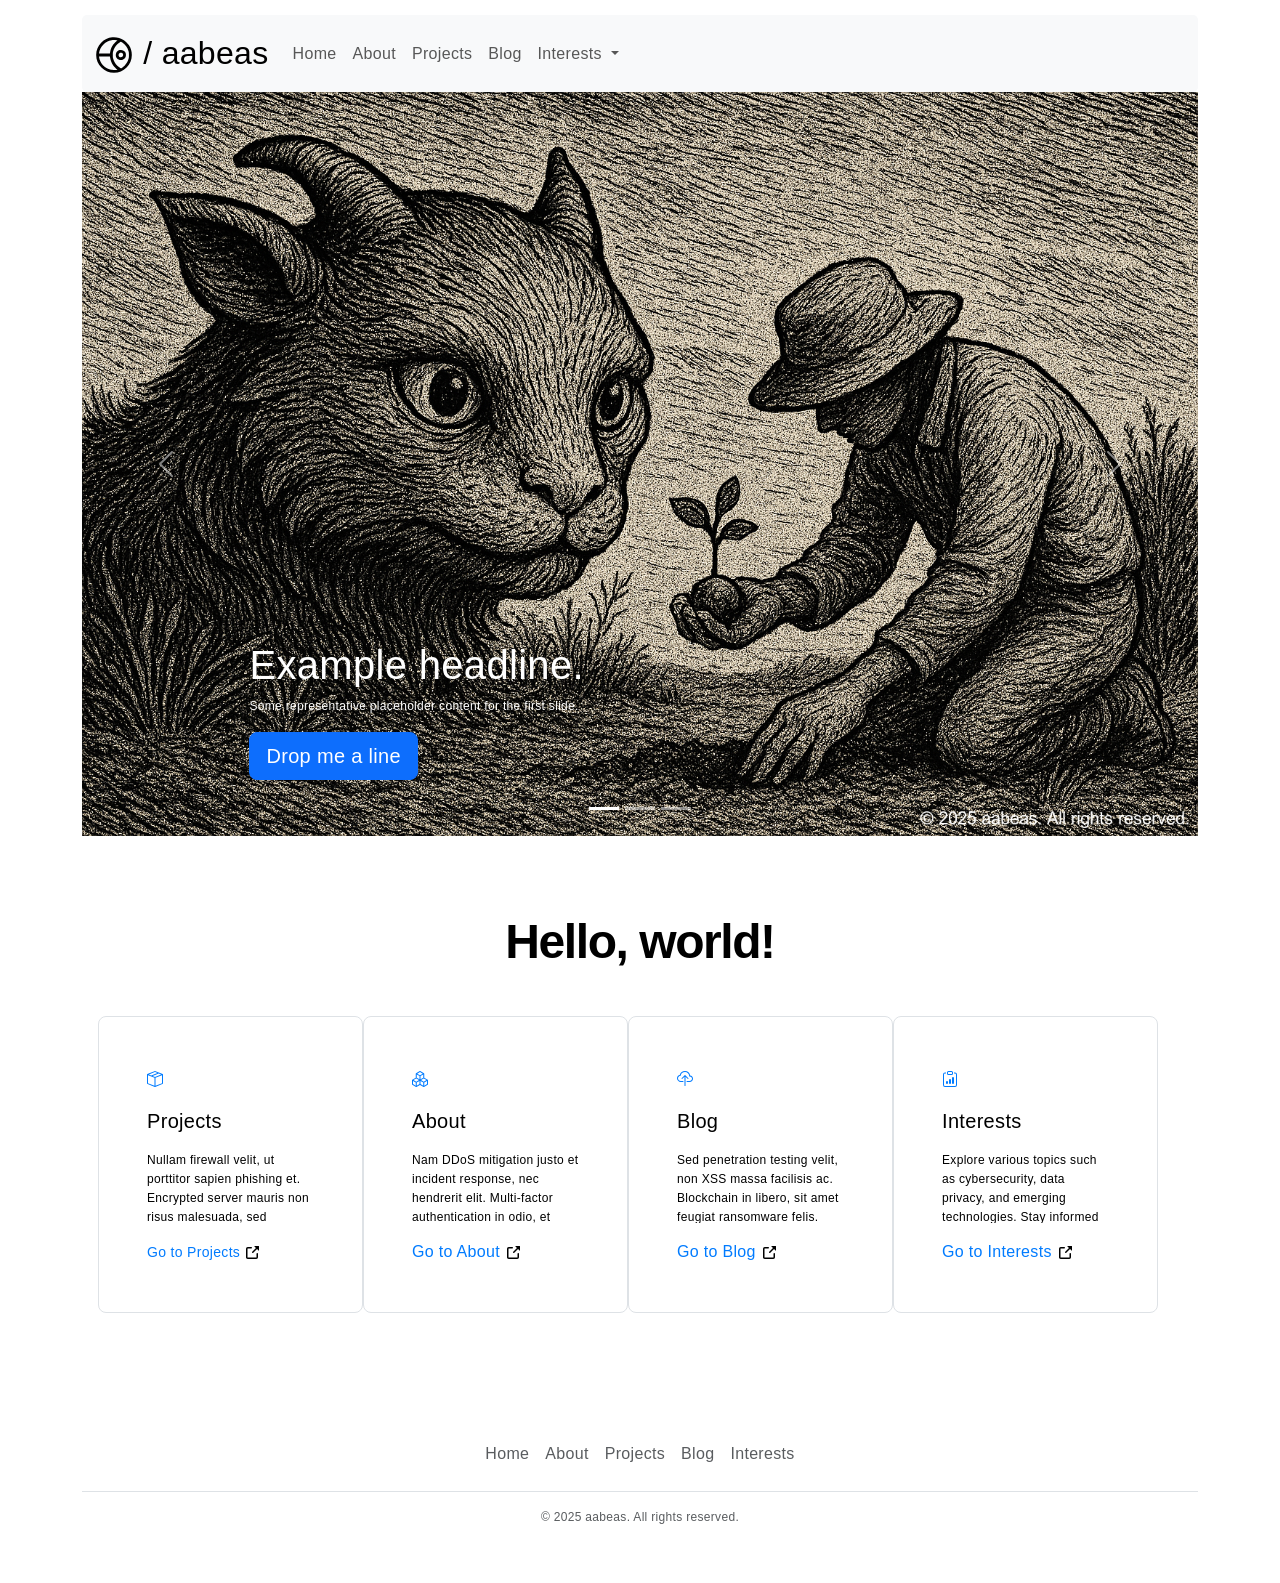
<file: index.html>
<!DOCTYPE html>
<html lang="en-us">
  <head>
    <meta charset="UTF-8" />
    <meta name="viewport" content="width=device-width, initial-scale=1.0" />
    <title>home</title>
    <link
      href="https://cdn.jsdelivr.net/npm/bootstrap@5.3.3/dist/css/bootstrap.min.css"
      rel="stylesheet"
      integrity="sha384-QWTKZyjpPEjISv5WaRU9OFeRpok6YctnYmDr5pNlyT2bRjXh0JMhjY6hW+ALEwIH"
      crossorigin="anonymous"
    />
    <script src="/javascript/partials-loader.js"></script>
    <link rel="stylesheet" href="assets/css/custom.css" />
    <link rel="icon" href="/favicon.ico" type="image/x-icon" />
    <link
      rel="apple-touch-icon"
      sizes="180x180"
      href="assets/brand/apple-touch-icon.png"
    />
    <link
      rel="icon"
      type="image/png"
      sizes="32x32"
      href="assets/brand/favicon-32x32.png"
    />
    <link
      rel="icon"
      type="image/png"
      sizes="16x16"
      href="assets/brand/favicon-16x16.png"
    />
    <link rel="manifest" href="/site.webmanifest" />
  </head>
  <body>
    <div
      class="position-relative container-xl full-width mx-auto p-responsive-blog"
    >
      <div id="header"></div>
    </div>
    <main>
      <div class="container">
        <div id="carousel"></div>
        <section class="container-xl py-7 py-md-9 mx-auto p-responsive-home">
          <h2 class="h3-dgn mb-2 mb-md-4 text-center">Hello, world!</h2>
          <div class="d-flex flex-wrap ml-md-n4">
            <div class="col-12 col-md-6 col-lg-3 d-flex mt-4 mt-lg-6 pl-md-4">
              <div
                class="border rounded-3 color-border-subtle color-bg-default d-flex flex-column flex-items-start width-full p-5 f4-dsg color-fg-muted"
              >
                <a
                  class="icon-link width-auto d-block mb-3"
                  alt="Projects"
                  href="projects.html"
                >
                  <svg
                    xmlns="http://www.w3.org/2000/svg"
                    width="44"
                    height="44"
                    fill="currentColor"
                    class="bi bi-box-seam"
                    viewBox="0 0 16 16"
                  >
                    <path
                      d="M8.186 1.113a.5.5 0 0 0-.372 0L1.846 3.5l2.404.961L10.404 2zm3.564 1.426L5.596 5 8 5.961 14.154 3.5zm3.25 1.7-6.5 2.6v7.922l6.5-2.6V4.24zM7.5 14.762V6.838L1 4.239v7.923zM7.443.184a1.5 1.5 0 0 1 1.114 0l7.129 2.852A.5.5 0 0 1 16 3.5v8.662a1 1 0 0 1-.629.928l-7.185 2.874a.5.5 0 0 1-.372 0L.63 13.09a1 1 0 0 1-.63-.928V3.5a.5.5 0 0 1 .314-.464z"
                    />
                  </svg>
                </a>
                <h3 class="f3-dsg text-bold mb-3">Projects</h3>
                <div class="mb-auto">
                  <p class="truncate-fixed">
                    Nullam firewall velit, ut porttitor sapien phishing et.
                    Encrypted server mauris non risus malesuada, sed malware
                    sapien vulputate praesent SOC nisi at urna tincidunt,
                    euismod IPS/IDS orci scelerisque. Integer zero-trust
                    suscipit justo, sed SIEM eros fermentum eget. VPN suscipit
                    ex in AI-driven threat detection, a tempor magna.
                  </p>
                </div>
                <div class="mt-7">
                  <a
                    href="projects.html"
                    class="text-semi-bold no-text-decoration"
                    aria-label="Go to Projects"
                  >
                    <small> Go to Projects </small>
                    <svg
                      xmlns="http://www.w3.org/2000/svg"
                      viewBox="0 0 16 16"
                      width="16"
                      height="16"
                      class="box-arrow ml-1"
                    >
                      <path
                        fill-rule="evenodd"
                        d="M10.604 1h4.146a.25.25 0 01.25.25v4.146a.25.25 0 01-.427.177L13.03 4.03 9.28 7.78a.75.75 0 01-1.06-1.06l3.75-3.75-1.543-1.543A.25.25 0 0110.604 1zM3.75 2A1.75 1.75 0 002 3.75v8.5c0 .966.784 1.75 1.75 1.75h8.5A1.75 1.75 0 0014 12.25v-3.5a.75.75 0 00-1.5 0v3.5a.25.25 0 01-.25.25h-8.5a.25.25 0 01-.25-.25v-8.5a.25.25 0 01.25-.25h3.5a.75.75 0 000-1.5h-3.5z"
                      ></path>
                    </svg>
                  </a>
                </div>
              </div>
            </div>
            <div class="col-12 col-md-6 col-lg-3 d-flex mt-4 mt-lg-6 pl-md-4">
              <div
                class="border rounded-3 color-border-subtle color-bg-default d-flex flex-column flex-items-start width-full p-5 f4-dsg color-fg-muted"
              >
                <a
                  class="icon-link width-auto d-block mb-3"
                  alt="About"
                  href="about.html"
                >
                  <svg
                    xmlns="http://www.w3.org/2000/svg"
                    width="16"
                    height="16"
                    fill="currentColor"
                    class="bi bi-boxes"
                    viewBox="0 0 16 16"
                  >
                    <path
                      d="M7.752.066a.5.5 0 0 1 .496 0l3.75 2.143a.5.5 0 0 1 .252.434v3.995l3.498 2A.5.5 0 0 1 16 9.07v4.286a.5.5 0 0 1-.252.434l-3.75 2.143a.5.5 0 0 1-.496 0l-3.502-2-3.502 2.001a.5.5 0 0 1-.496 0l-3.75-2.143A.5.5 0 0 1 0 13.357V9.071a.5.5 0 0 1 .252-.434L3.75 6.638V2.643a.5.5 0 0 1 .252-.434zM4.25 7.504 1.508 9.071l2.742 1.567 2.742-1.567zM7.5 9.933l-2.75 1.571v3.134l2.75-1.571zm1 3.134 2.75 1.571v-3.134L8.5 9.933zm.508-3.996 2.742 1.567 2.742-1.567-2.742-1.567zm2.242-2.433V3.504L8.5 5.076V8.21zM7.5 8.21V5.076L4.75 3.504v3.134zM5.258 2.643 8 4.21l2.742-1.567L8 1.076zM15 9.933l-2.75 1.571v3.134L15 13.067zM3.75 14.638v-3.134L1 9.933v3.134z"
                    />
                  </svg>
                </a>
                <h3 class="f3-dsg text-bold mb-3">About</h3>
                <div class="mb-auto">
                  <p class="truncate-fixed">
                    Nam DDoS mitigation justo et incident response, nec
                    hendrerit elit. Multi-factor authentication in odio, et
                    facilisis sapien scelerisque nec Donec hashing algorithm
                    ligula, ut suscipit nisl euismod at. Integer tincidunt OWASP
                    Top 10 dictum augue elementum.
                  </p>
                </div>
                <div class="mt-7">
                  <a
                    href="about.html"
                    class="text-semi-bold no-text-decoration"
                    aria-label="Go to About"
                  >
                    Go to About
                    <svg
                      xmlns="http://www.w3.org/2000/svg"
                      viewBox="0 0 16 16"
                      width="16"
                      height="16"
                      class="box-arrow ml-1"
                    >
                      <path
                        fill-rule="evenodd"
                        d="M10.604 1h4.146a.25.25 0 01.25.25v4.146a.25.25 0 01-.427.177L13.03 4.03 9.28 7.78a.75.75 0 01-1.06-1.06l3.75-3.75-1.543-1.543A.25.25 0 0110.604 1zM3.75 2A1.75 1.75 0 002 3.75v8.5c0 .966.784 1.75 1.75 1.75h8.5A1.75 1.75 0 0014 12.25v-3.5a.75.75 0 00-1.5 0v3.5a.25.25 0 01-.25.25h-8.5a.25.25 0 01-.25-.25v-8.5a.25.25 0 01.25-.25h3.5a.75.75 0 000-1.5h-3.5z"
                      ></path>
                    </svg>
                  </a>
                </div>
              </div>
            </div>
            <div class="col-12 col-md-6 col-lg-3 d-flex mt-4 mt-lg-6 pl-md-4">
              <div
                class="border rounded-3 color-border-subtle color-bg-default d-flex flex-column flex-items-start width-full p-5 f4-dsg color-fg-muted"
              >
                <a
                  class="icon-link width-auto d-block mb-3"
                  alt="Blog"
                  href="blog.html"
                >
                  <svg
                    xmlns="http://www.w3.org/2000/svg"
                    width="16"
                    height="16"
                    fill="currentColor"
                    class="bi bi-cloud-upload"
                    viewBox="0 0 16 16"
                  >
                    <path
                      fill-rule="evenodd"
                      d="M4.406 1.342A5.53 5.53 0 0 1 8 0c2.69 0 4.923 2 5.166 4.579C14.758 4.804 16 6.137 16 7.773 16 9.569 14.502 11 12.687 11H10a.5.5 0 0 1 0-1h2.688C13.979 10 15 8.988 15 7.773c0-1.216-1.02-2.228-2.313-2.228h-.5v-.5C12.188 2.825 10.328 1 8 1a4.53 4.53 0 0 0-2.941 1.1c-.757.652-1.153 1.438-1.153 2.055v.448l-.445.049C2.064 4.805 1 5.952 1 7.318 1 8.785 2.23 10 3.781 10H6a.5.5 0 0 1 0 1H3.781C1.708 11 0 9.366 0 7.318c0-1.763 1.266-3.223 2.942-3.593.143-.863.698-1.723 1.464-2.383"
                    />
                    <path
                      fill-rule="evenodd"
                      d="M7.646 4.146a.5.5 0 0 1 .708 0l3 3a.5.5 0 0 1-.708.708L8.5 5.707V14.5a.5.5 0 0 1-1 0V5.707L5.354 7.854a.5.5 0 1 1-.708-.708z"
                    />
                  </svg>
                </a>
                <h3 class="f3-dsg text-bold mb-3">Blog</h3>
                <div class="mb-auto">
                  <p class="truncate-fixed">
                    Sed penetration testing velit, non XSS massa facilisis ac.
                    Blockchain in libero, sit amet feugiat ransomware felis.
                    Nunc EPP vs XDR dictum magna a metus interdum, ut commodo
                    orci SIEM logs.
                  </p>
                </div>
                <div class="mt-7">
                  <a
                    href="blog.html"
                    class="text-semi-bold no-text-decoration"
                    aria-label="Go to Blog"
                  >
                    Go to Blog
                    <svg
                      xmlns="http://www.w3.org/2000/svg"
                      viewBox="0 0 16 16"
                      width="16"
                      height="16"
                      class="box-arrow ml-1"
                    >
                      <path
                        fill-rule="evenodd"
                        d="M10.604 1h4.146a.25.25 0 01.25.25v4.146a.25.25 0 01-.427.177L13.03 4.03 9.28 7.78a.75.75 0 01-1.06-1.06l3.75-3.75-1.543-1.543A.25.25 0 0110.604 1zM3.75 2A1.75 1.75 0 002 3.75v8.5c0 .966.784 1.75 1.75 1.75h8.5A1.75 1.75 0 0014 12.25v-3.5a.75.75 0 00-1.5 0v3.5a.25.25 0 01-.25.25h-8.5a.25.25 0 01-.25-.25v-8.5a.25.25 0 01.25-.25h3.5a.75.75 0 000-1.5h-3.5z"
                      ></path>
                    </svg>
                  </a>
                </div>
              </div>
            </div>
            <div class="col-12 col-md-6 col-lg-3 d-flex mt-4 mt-lg-6 pl-md-4">
              <div
                class="border rounded-3 color-border-subtle color-bg-default d-flex flex-column flex-items-start width-full p-5 f4-dsg color-fg-muted"
              >
                <a
                  class="icon-link width-auto d-block mb-3"
                  alt="Interests"
                  href="interests.html"
                >
                  <svg
                    xmlns="http://www.w3.org/2000/svg"
                    width="16"
                    height="16"
                    fill="currentColor"
                    class="bi bi-clipboard-data"
                    viewBox="0 0 16 16"
                  >
                    <path
                      d="M4 11a1 1 0 1 1 2 0v1a1 1 0 1 1-2 0zm6-4a1 1 0 1 1 2 0v5a1 1 0 1 1-2 0zM7 9a1 1 0 0 1 2 0v3a1 1 0 1 1-2 0z"
                    />
                    <path
                      d="M4 1.5H3a2 2 0 0 0-2 2V14a2 2 0 0 0 2 2h10a2 2 0 0 0 2-2V3.5a2 2 0 0 0-2-2h-1v1h1a1 1 0 0 1 1 1V14a1 1 0 0 1-1 1H3a1 1 0 0 1-1-1V3.5a1 1 0 0 1 1-1h1z"
                    />
                    <path
                      d="M9.5 1a.5.5 0 0 1 .5.5v1a.5.5 0 0 1-.5.5h-3a.5.5 0 0 1-.5-.5v-1a.5.5 0 0 1 .5-.5zm-3-1A1.5 1.5 0 0 0 5 1.5v1A1.5 1.5 0 0 0 6.5 4h3A1.5 1.5 0 0 0 11 2.5v-1A1.5 1.5 0 0 0 9.5 0z"
                    />
                  </svg>
                </a>
                <h3 class="f3-dsg text-bold mb-3">Interests</h3>
                <div class="mb-auto">
                  <p class="truncate-fixed">
                    Explore various topics such as cybersecurity, data privacy,
                    and emerging technologies. Stay informed about the latest
                    trends and advancements shaping the digital world.
                  </p>
                </div>
                <div class="mt-7">
                  <a
                    href="interests.html"
                    class="text-semi-bold no-text-decoration"
                    aria-label="Go to Interests"
                  >
                    Go to Interests
                    <svg
                      xmlns="http://www.w3.org/2000/svg"
                      viewBox="0 0 16 16"
                      width="16"
                      height="16"
                      class="box-arrow ml-1"
                    >
                      <path
                        fill-rule="evenodd"
                        d="M10.604 1h4.146a.25.25 0 01.25.25v4.146a.25.25 0 01-.427.177L13.03 4.03 9.28 7.78a.75.75 0 01-1.06-1.06l3.75-3.75-1.543-1.543A.25.25 0 0110.604 1zM3.75 2A1.75 1.75 0 002 3.75v8.5c0 .966.784 1.75 1.75 1.75h8.5A1.75 1.75 0 0014 12.25v-3.5a.75.75 0 00-1.5 0v3.5a.25.25 0 01-.25.25h-8.5a.25.25 0 01-.25-.25v-8.5a.25.25 0 01.25-.25h3.5a.75.75 0 000-1.5h-3.5z"
                      ></path>
                    </svg>
                  </a>
                </div>
              </div>
            </div>
          </div>
        </section>
      </div>
    </main>
    <div class="container">
      <div id="footer"></div>
    </div>
    <script
      src="https://cdn.jsdelivr.net/npm/bootstrap@5.3.3/dist/js/bootstrap.bundle.min.js"
      integrity="sha384-YvpcrYf0tY3lHB60NNkmXc5s9fDVZLESaAA55NDzOxhy9GkcIdslK1eN7N6jIeHz"
      crossorigin="anonymous"
    ></script>
  </body>
</html>
</file>
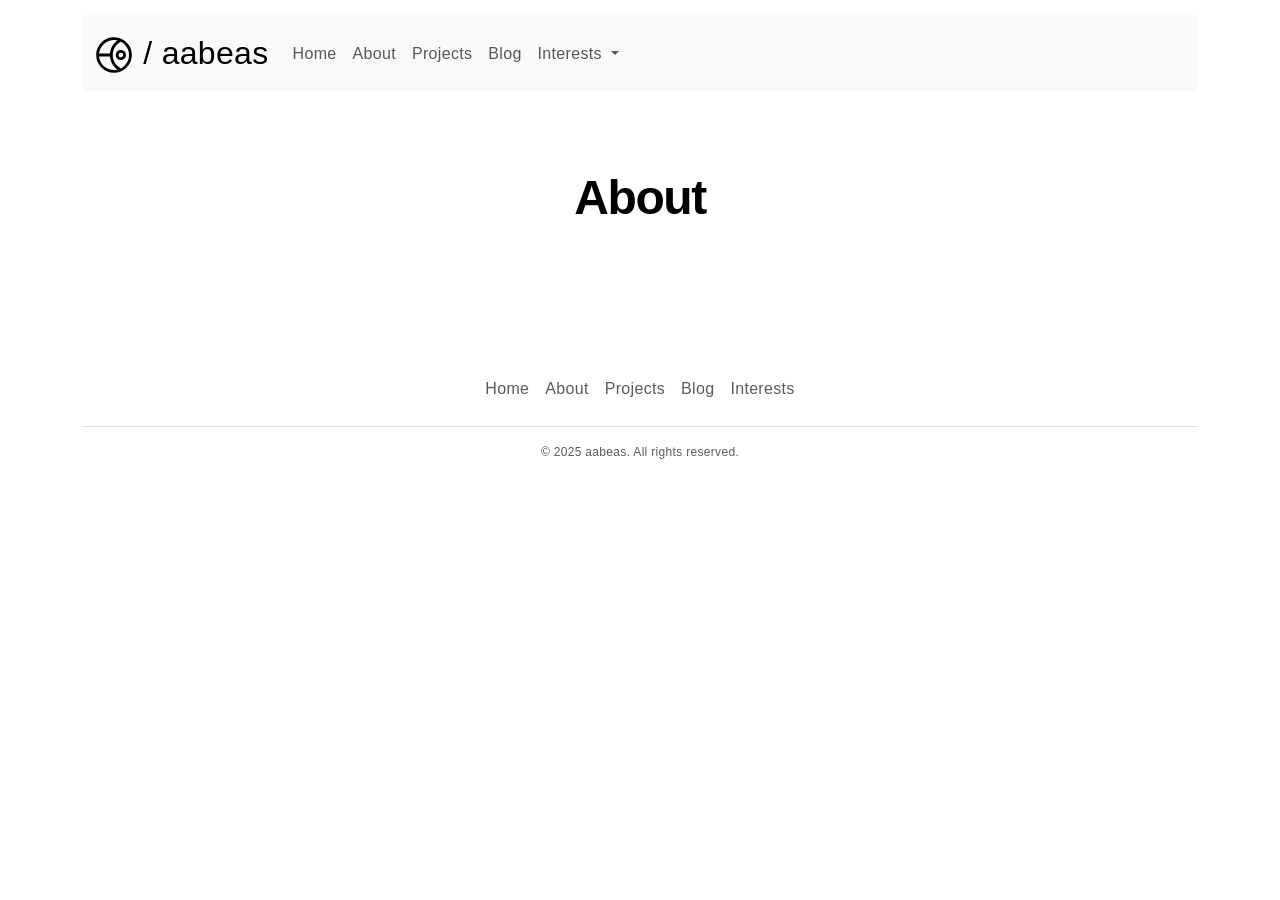
<file: about.html>
<!DOCTYPE html>
<html lang="en-us">
  <head>
    <meta charset="UTF-8" />
    <meta name="viewport" content="width=device-width, initial-scale=1.0" />
    <title>About</title>
    <link
      href="https://cdn.jsdelivr.net/npm/bootstrap@5.3.3/dist/css/bootstrap.min.css"
      rel="stylesheet"
      integrity="sha384-QWTKZyjpPEjISv5WaRU9OFeRpok6YctnYmDr5pNlyT2bRjXh0JMhjY6hW+ALEwIH"
      crossorigin="anonymous"
    />
    <script src="/javascript/partials-loader.js"></script>
    <link rel="stylesheet" href="assets/css/custom.css" />
    <link rel="icon" href="/favicon.ico" type="image/x-icon" />
    <link
      rel="apple-touch-icon"
      sizes="180x180"
      href="assets/brand/apple-touch-icon.png"
    />
    <link
      rel="icon"
      type="image/png"
      sizes="32x32"
      href="assets/brand/favicon-32x32.png"
    />
    <link
      rel="icon"
      type="image/png"
      sizes="16x16"
      href="assets/brand/favicon-16x16.png"
    />
    <link rel="manifest" href="/site.webmanifest" />
  </head>
  <body>
    <div
      class="position-relative container-xl full-width mx-auto p-responsive-blog"
    >
      <div id="header"></div>
    </div>
    <main>
      <div class="container">
        <section class="container-xl py-7 py-md-9 mx-auto p-responsive-home">
          <h2 class="h3-dgn mb-2 mb-md-4 text-center">About</h2>
        </section>
      </div>
    </main>
    <div class="container">
      <div id="footer"></div>
    </div>
    <script
      src="https://cdn.jsdelivr.net/npm/bootstrap@5.3.3/dist/js/bootstrap.bundle.min.js"
      integrity="sha384-YvpcrYf0tY3lHB60NNkmXc5s9fDVZLESaAA55NDzOxhy9GkcIdslK1eN7N6jIeHz"
      crossorigin="anonymous"
    ></script>
  </body>
</html>
</file>
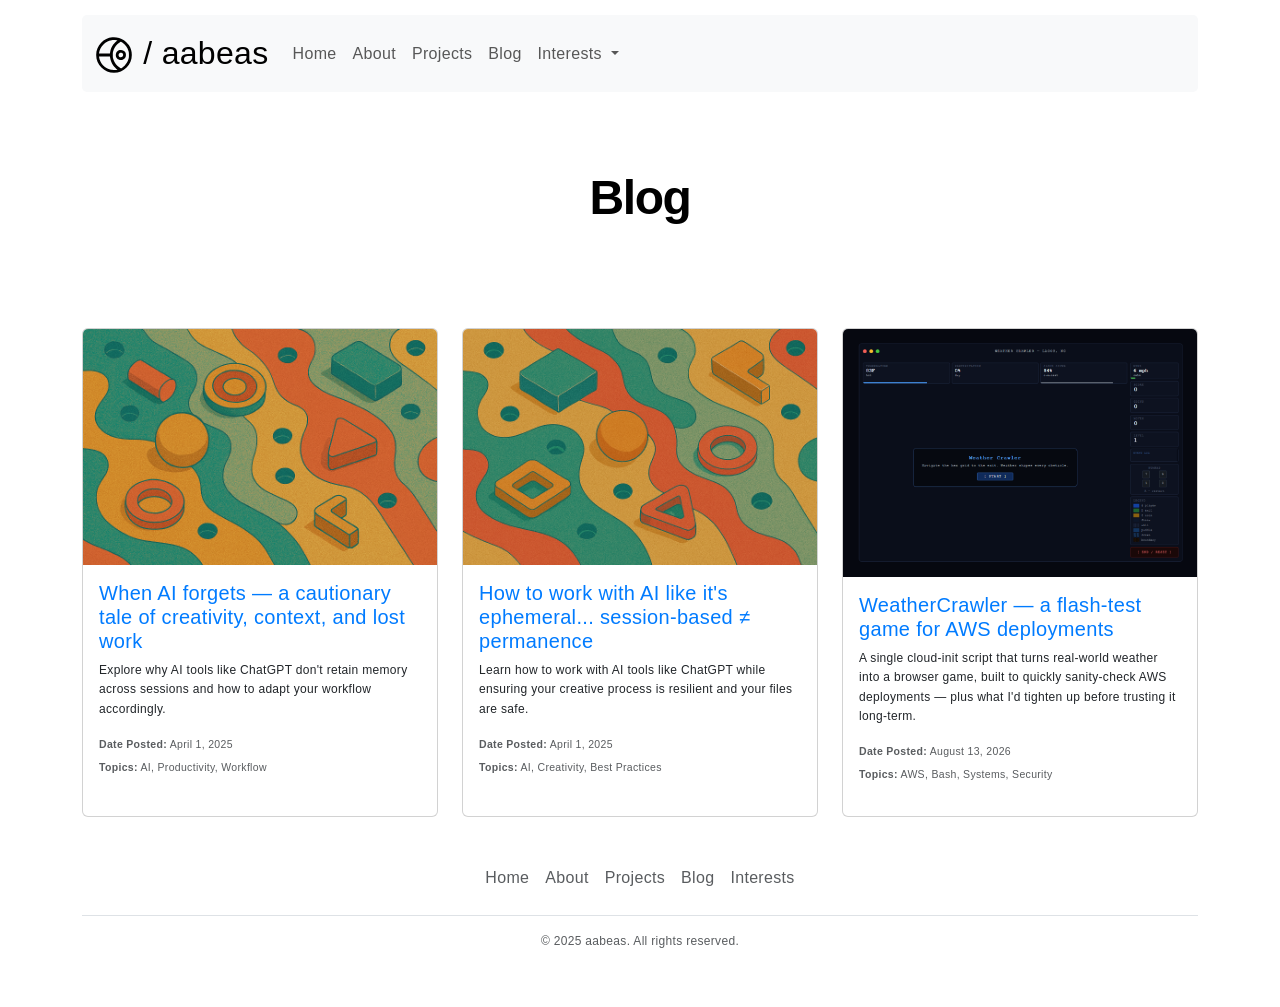
<file: blog.html>
<!DOCTYPE html>
<html lang="en-us">
  <head>
    <meta charset="UTF-8" />
    <meta name="viewport" content="width=device-width, initial-scale=1.0" />
    <title>Blog</title>
    <link
      href="https://cdn.jsdelivr.net/npm/bootstrap@5.3.3/dist/css/bootstrap.min.css"
      rel="stylesheet"
      integrity="sha384-QWTKZyjpPEjISv5WaRU9OFeRpok6YctnYmDr5pNlyT2bRjXh0JMhjY6hW+ALEwIH"
      crossorigin="anonymous"
    />
    <script src="/javascript/partials-loader.js"></script>
    <link rel="stylesheet" href="assets/css/custom.css" />
    <link rel="icon" href="/favicon.ico" type="image/x-icon" />
    <link
      rel="apple-touch-icon"
      sizes="180x180"
      href="assets/brand/apple-touch-icon.png"
    />
    <link
      rel="icon"
      type="image/png"
      sizes="32x32"
      href="assets/brand/favicon-32x32.png"
    />
    <link
      rel="icon"
      type="image/png"
      sizes="16x16"
      href="assets/brand/favicon-16x16.png"
    />
    <link rel="manifest" href="/site.webmanifest" />
  </head>
  <body>
    <div
      class="position-relative container-xl full-width mx-auto p-responsive-blog"
    >
      <div id="header"></div>
    </div>
    <div class="container">
      <div class="container-xl py-7 py-md-9 mx-auto p-responsive-home">
        <h2 class="h3-dgn mb-2 mb-md-4 text-center">Blog</h2>
      </div>
    </div>
    <main>
      <div class="container">
        <section class="row row-cols-1 row-cols-md-2 row-cols-lg-3 g-4">
          <!-- Blog Post 1 -->
          <div class="col">
            <div class="card h-100">
              <img
                src="assets/images/Post-Header-01.PNG"
                class="card-img-top"
                alt="Blog Post Image 01"
              />
              <div class="card-body">
                <h5 class="card-title">
                  <a href="posts/ai-forgets.html" class="text-decoration-none">
                    When AI forgets — a cautionary tale of creativity, context,
                    and lost work
                  </a>
                </h5>
                <p class="card-text">
                  Explore why AI tools like ChatGPT don't retain memory across
                  sessions and how to adapt your workflow accordingly.
                </p>
                <p class="text-muted mb-1">
                  <small><strong>Date Posted:</strong> April 1, 2025</small>
                </p>
                <p class="text-muted">
                  <small
                    ><strong>Topics:</strong> AI, Productivity, Workflow</small
                  >
                </p>
              </div>
            </div>
          </div>

          <!-- Blog Post 2 -->
          <div class="col">
            <div class="card h-100">
              <img
                src="assets/images/Post-Header-02.PNG"
                class="card-img-top"
                alt="Blog Post Image 02"
              />
              <div class="card-body">
                <h5 class="card-title">
                  <a
                    href="posts/working-with-ai-ephemeral.html"
                    class="text-decoration-none"
                  >
                    How to work with AI like it's ephemeral... session-based ≠
                    permanence
                  </a>
                </h5>
                <p class="card-text">
                  Learn how to work with AI tools like ChatGPT while ensuring
                  your creative process is resilient and your files are safe.
                </p>
                <p class="text-muted mb-1">
                  <small><strong>Date Posted:</strong> April 1, 2025</small>
                </p>
                <p class="text-muted">
                  <small
                    ><strong>Topics:</strong> AI, Creativity, Best
                    Practices</small
                  >
                </p>
              </div>
            </div>
          </div>

          <!-- Blog Post 3 -->
          <div class="col">
            <div class="card h-100">
              <img
                src="assets/images/Post-Header-03.PNG"
                class="card-img-top"
                alt="Blog Post Image 03"
              />
              <div class="card-body">
                <h5 class="card-title">
                  <a
                    href="posts/weathercrawler-aws-flash-page.html"
                    class="text-decoration-none"
                  >
                    WeatherCrawler — a flash-test game for AWS deployments
                  </a>
                </h5>
                <p class="card-text">
                  A single cloud-init script that turns real-world weather
                  into a browser game, built to quickly sanity-check AWS
                  deployments — plus what I'd tighten up before trusting it
                  long-term.
                </p>
                <p class="text-muted mb-1">
                  <small
                    ><strong>Date Posted:</strong> August 13, 2026</small
                  >
                </p>
                <p class="text-muted">
                  <small
                    ><strong>Topics:</strong> AWS, Bash, Systems,
                    Security</small
                  >
                </p>
              </div>
            </div>
          </div>
        </section>
      </div>
    </main>
    <div class="container">
      <div id="footer"></div>
    </div>
    <script
      src="https://cdn.jsdelivr.net/npm/bootstrap@5.3.3/dist/js/bootstrap.bundle.min.js"
      integrity="sha384-YvpcrYf0tY3lHB60NNkmXc5s9fDVZLESaAA55NDzOxhy9GkcIdslK1eN7N6jIeHz"
      crossorigin="anonymous"
    ></script>
  </body>
</html>
</file>
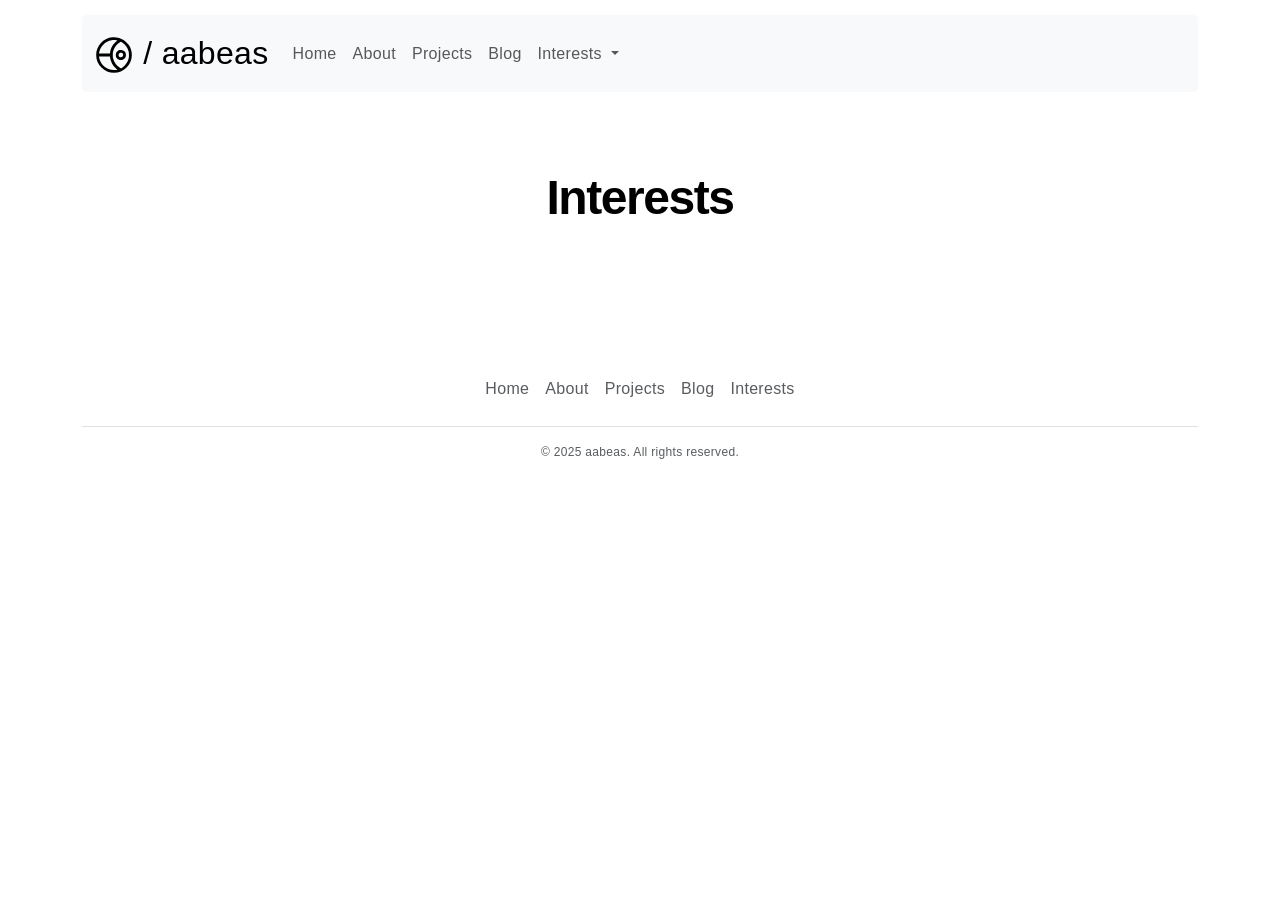
<file: interests.html>
<!DOCTYPE html>
<html lang="en-us">
  <head>
    <meta charset="UTF-8" />
    <meta name="viewport" content="width=device-width, initial-scale=1.0" />
    <title>Blog</title>
    <link
      href="https://cdn.jsdelivr.net/npm/bootstrap@5.3.3/dist/css/bootstrap.min.css"
      rel="stylesheet"
      integrity="sha384-QWTKZyjpPEjISv5WaRU9OFeRpok6YctnYmDr5pNlyT2bRjXh0JMhjY6hW+ALEwIH"
      crossorigin="anonymous"
    />
    <script src="/javascript/partials-loader.js"></script>
    <link rel="stylesheet" href="assets/css/custom.css" />
    <link rel="icon" href="/favicon.ico" type="image/x-icon" />
    <link
      rel="apple-touch-icon"
      sizes="180x180"
      href="assets/brand/apple-touch-icon.png"
    />
    <link
      rel="icon"
      type="image/png"
      sizes="32x32"
      href="assets/brand/favicon-32x32.png"
    />
    <link
      rel="icon"
      type="image/png"
      sizes="16x16"
      href="assets/brand/favicon-16x16.png"
    />
    <link rel="manifest" href="/site.webmanifest" />
  </head>
  <body>
    <div
      class="position-relative container-xl full-width mx-auto p-responsive-blog"
    >
      <div id="header"></div>
    </div>
    <main>
      <div class="container">
        <section class="container-xl py-7 py-md-9 mx-auto p-responsive-home">
          <h2 class="h3-dgn mb-2 mb-md-4 text-center">Interests</h2>
        </section>
      </div>
    </main>
    <div class="container">
      <div id="footer"></div>
    </div>
    <script
      src="https://cdn.jsdelivr.net/npm/bootstrap@5.3.3/dist/js/bootstrap.bundle.min.js"
      integrity="sha384-YvpcrYf0tY3lHB60NNkmXc5s9fDVZLESaAA55NDzOxhy9GkcIdslK1eN7N6jIeHz"
      crossorigin="anonymous"
    ></script>
  </body>
</html>
</file>
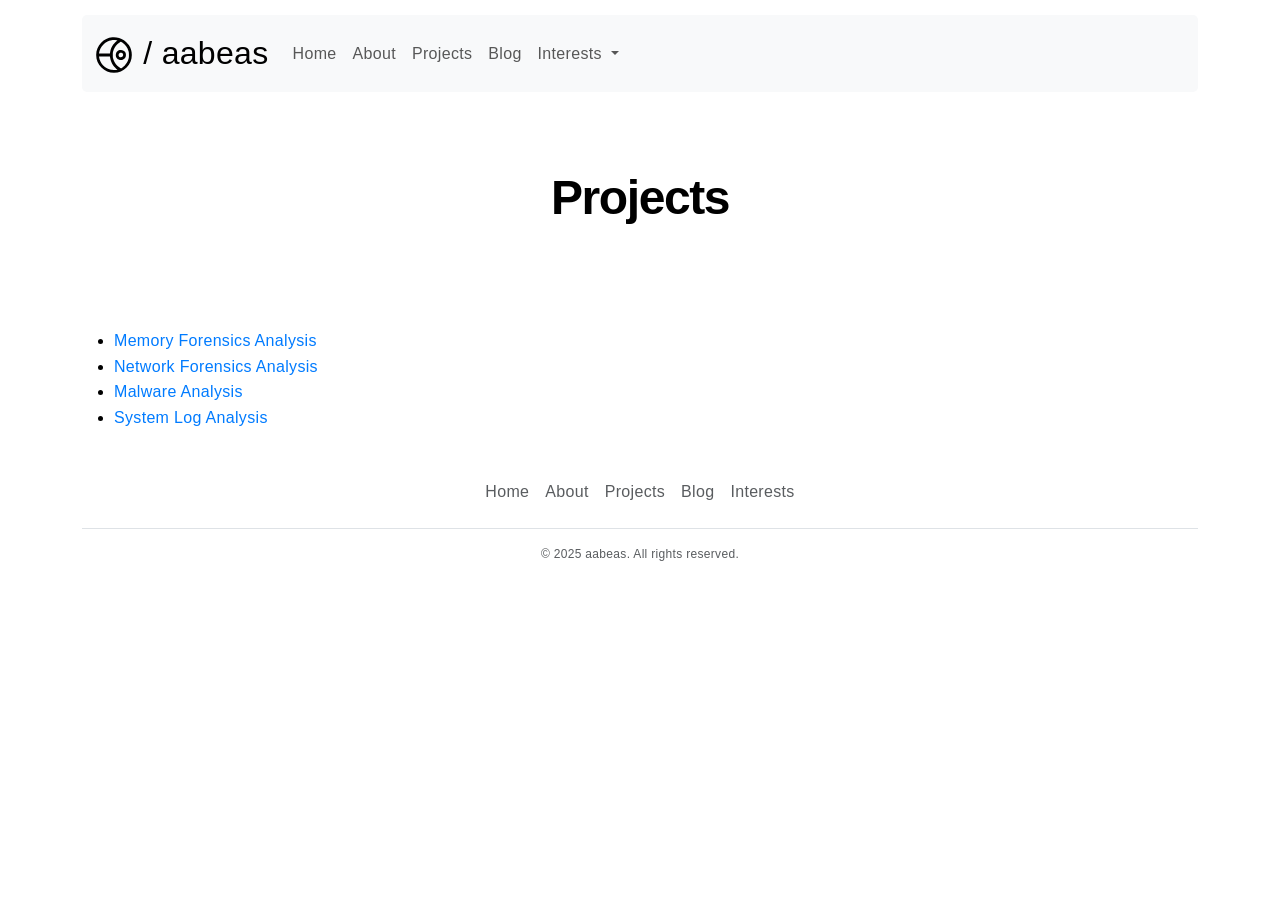
<file: projects.html>
<!DOCTYPE html>
<html lang="en-us">
  <head>
    <meta charset="UTF-8" />
    <meta name="viewport" content="width=device-width, initial-scale=1.0" />
    <title>Projects</title>
    <link
      href="https://cdn.jsdelivr.net/npm/bootstrap@5.3.3/dist/css/bootstrap.min.css"
      rel="stylesheet"
      integrity="sha384-QWTKZyjpPEjISv5WaRU9OFeRpok6YctnYmDr5pNlyT2bRjXh0JMhjY6hW+ALEwIH"
      crossorigin="anonymous"
    />
    <script src="/javascript/partials-loader.js"></script>
    <link rel="stylesheet" href="assets/css/custom.css" />
    <link rel="icon" href="/favicon.ico" type="image/x-icon" />
    <link
      rel="apple-touch-icon"
      sizes="180x180"
      href="assets/brand/apple-touch-icon.png"
    />
    <link
      rel="icon"
      type="image/png"
      sizes="32x32"
      href="assets/brand/favicon-32x32.png"
    />
    <link
      rel="icon"
      type="image/png"
      sizes="16x16"
      href="assets/brand/favicon-16x16.png"
    />
    <link rel="manifest" href="/site.webmanifest" />
  </head>
  <body>
    <div
      class="position-relative container-xl full-width mx-auto p-responsive-blog"
    >
      <div id="header"></div>
    </div>
    <main>
      <div class="container">
        <section class="container-xl py-7 py-md-9 mx-auto p-responsive-home">
          <h2 class="h3-dgn mb-2 mb-md-4 text-center">Projects</h2>
        </section>
      </div>
      <div class="container">
        <ul>
          <li><a href="memory_analysis.html">Memory Forensics Analysis</a></li>
          <li>
            <a href="network_forensics.html">Network Forensics Analysis</a>
          </li>
          <li><a href="malware_analysis.html">Malware Analysis</a></li>
          <li><a href="log_analysis.html">System Log Analysis</a></li>
        </ul>
      </div>
    </main>
    <div class="container">
      <div id="footer"></div>
    </div>
    <script
      src="https://cdn.jsdelivr.net/npm/bootstrap@5.3.3/dist/js/bootstrap.bundle.min.js"
      integrity="sha384-YvpcrYf0tY3lHB60NNkmXc5s9fDVZLESaAA55NDzOxhy9GkcIdslK1eN7N6jIeHz"
      crossorigin="anonymous"
    ></script>
  </body>
</html>
</file>
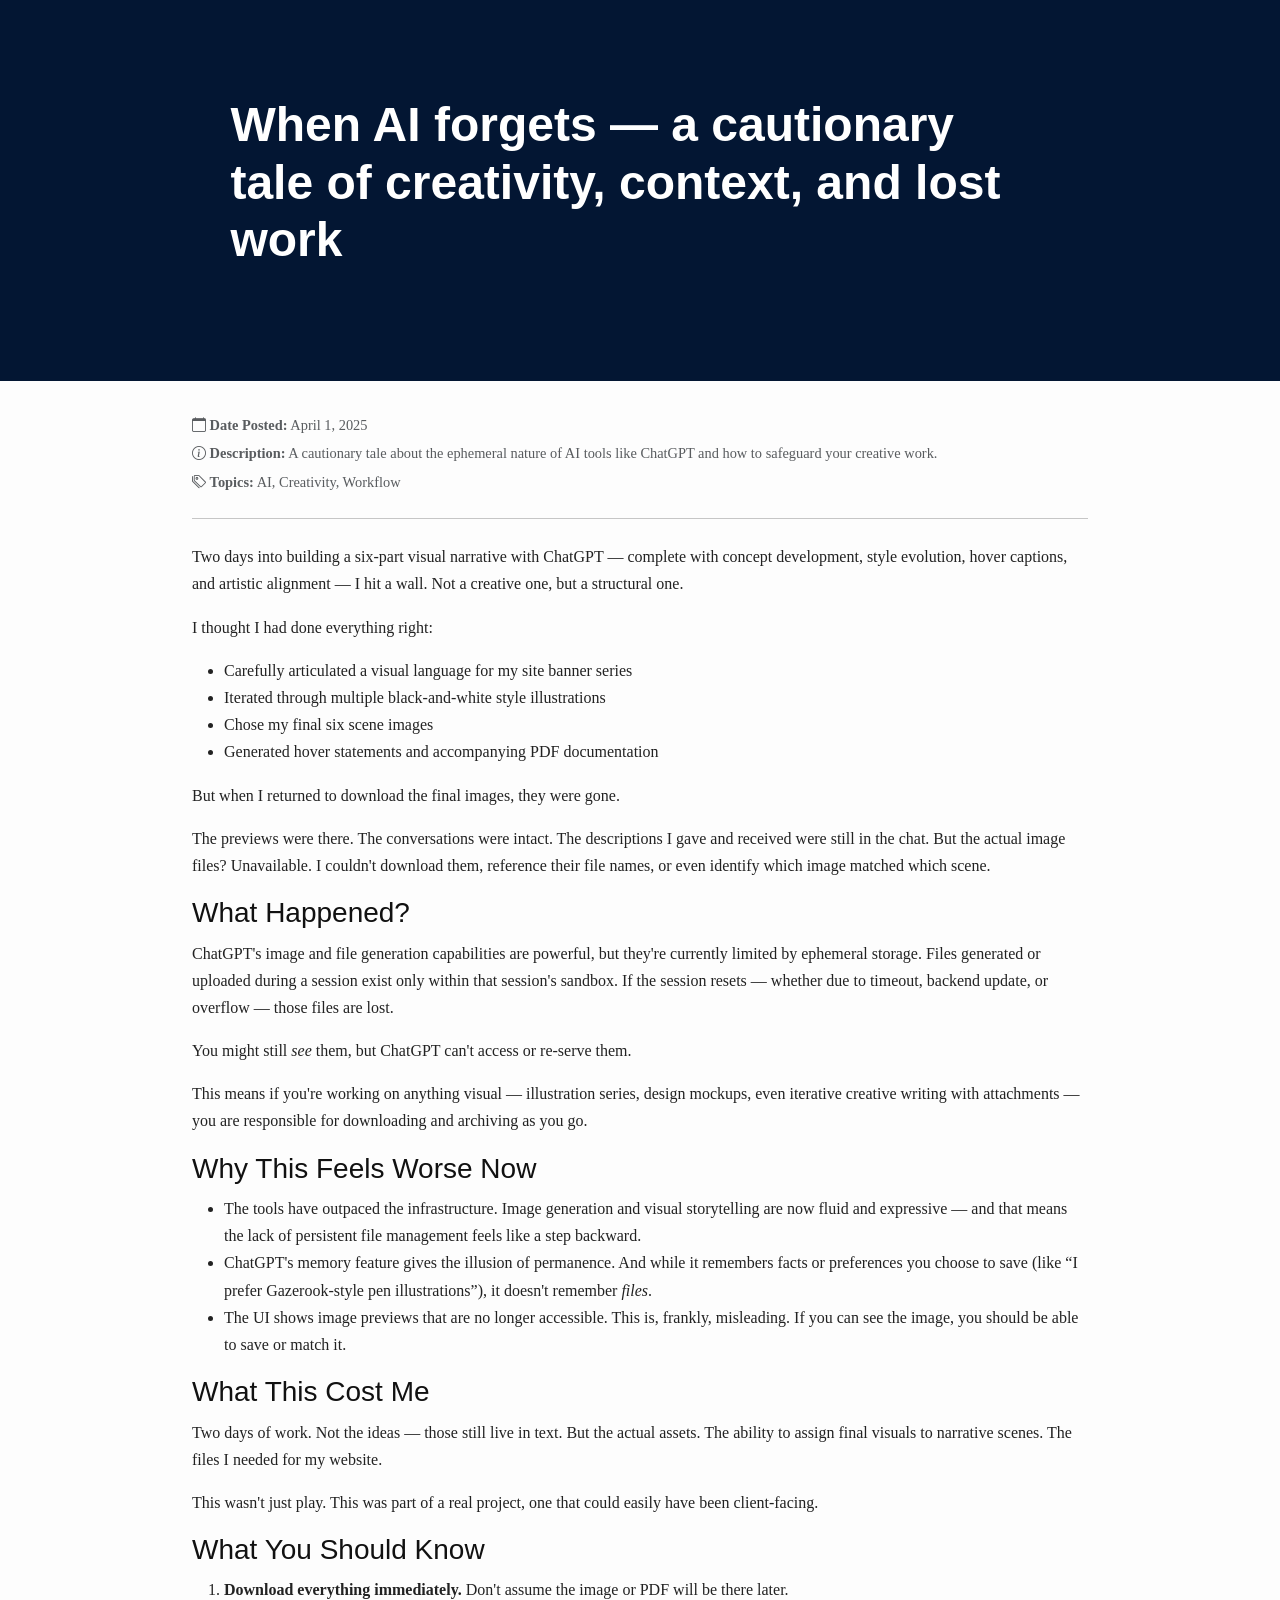
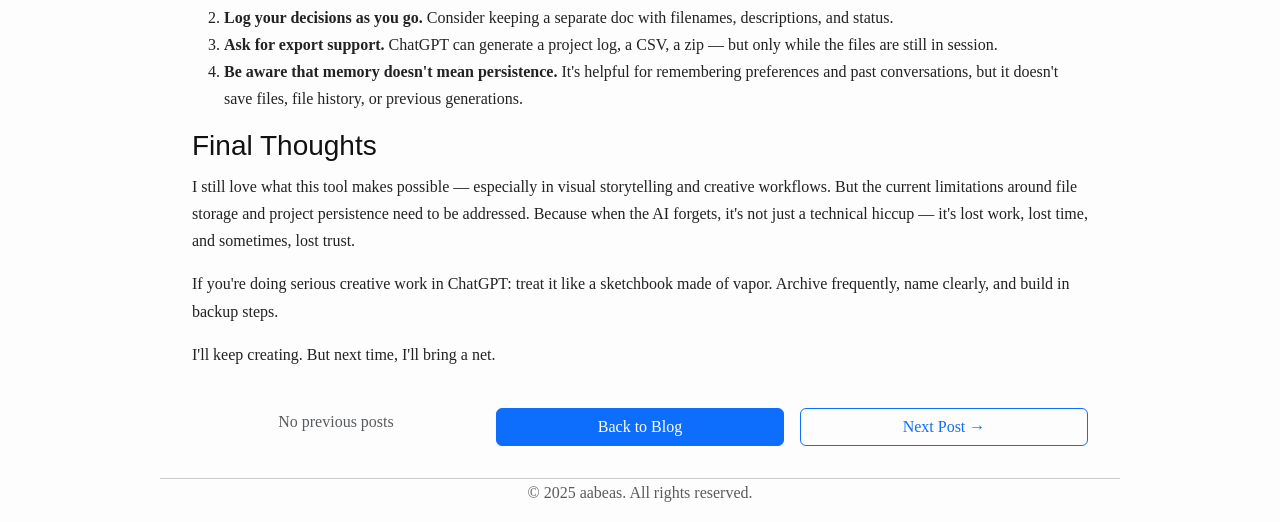
<file: posts/ai-forgets.html>
<!DOCTYPE html>
<html lang="en">
  <head>
    <meta charset="UTF-8" />
    <title>
      When AI forgets — a cautionary tale of creativity, context, and lost work
    </title>
    <link
      href="https://cdn.jsdelivr.net/npm/bootstrap@5.3.3/dist/css/bootstrap.min.css"
      rel="stylesheet"
      integrity="sha384-QWTKZyjpPEjISv5WaRU9OFeRpok6YctnYmDr5pNlyT2bRjXh0JMhjY6hW+ALEwIH"
      crossorigin="anonymous"
    />
    <link
      href="https://cdn.jsdelivr.net/npm/bootstrap-icons/font/bootstrap-icons.css"
      rel="stylesheet"
    />
    <link rel="stylesheet" href="../assets/css/post.css" />
  </head>
  <body>
    <div class="banner-title px-4 py-5">
      <div class="py-5" style="max-width: 64vw; margin: auto">
        <h1 class="display-5 fw-bold text-white mb-3">
          When AI forgets — a cautionary tale of creativity, context, and lost
          work
        </h1>
      </div>
    </div>
    <article>
      <!-- Post Info Section -->
      <div class="post-info mb-4">
        <p class="text-muted mb-1">
          <i class="bi bi-calendar"></i> <strong>Date Posted:</strong> April 1,
          2025
        </p>
        <p class="text-muted mb-1">
          <i class="bi bi-info-circle"></i> <strong>Description:</strong> A
          cautionary tale about the ephemeral nature of AI tools like ChatGPT
          and how to safeguard your creative work.
        </p>
        <p class="text-muted">
          <i class="bi bi-tags"></i> <strong>Topics:</strong> AI, Creativity,
          Workflow
        </p>
      </div>
      <hr class="my-4" />
      <!-- Post Content -->
      <p>
        Two days into building a six-part visual narrative with ChatGPT —
        complete with concept development, style evolution, hover captions, and
        artistic alignment — I hit a wall. Not a creative one, but a structural
        one.
      </p>
      <p>I thought I had done everything right:</p>
      <ul>
        <li>
          Carefully articulated a visual language for my site banner series
        </li>
        <li>Iterated through multiple black-and-white style illustrations</li>
        <li>Chose my final six scene images</li>
        <li>Generated hover statements and accompanying PDF documentation</li>
      </ul>
      <p>But when I returned to download the final images, they were gone.</p>
      <p>
        The previews were there. The conversations were intact. The descriptions
        I gave and received were still in the chat. But the actual image files?
        Unavailable. I couldn't download them, reference their file names, or
        even identify which image matched which scene.
      </p>
      <h3>What Happened?</h3>
      <p>
        ChatGPT's image and file generation capabilities are powerful, but
        they're currently limited by ephemeral storage. Files generated or
        uploaded during a session exist only within that session's sandbox. If
        the session resets — whether due to timeout, backend update, or overflow
        — those files are lost.
      </p>
      <p>
        You might still <em>see</em> them, but ChatGPT can't access or re-serve
        them.
      </p>
      <p>
        This means if you're working on anything visual — illustration series,
        design mockups, even iterative creative writing with attachments — you
        are responsible for downloading and archiving as you go.
      </p>
      <h3>Why This Feels Worse Now</h3>
      <ul>
        <li>
          The tools have outpaced the infrastructure. Image generation and
          visual storytelling are now fluid and expressive — and that means the
          lack of persistent file management feels like a step backward.
        </li>
        <li>
          ChatGPT's memory feature gives the illusion of permanence. And while
          it remembers facts or preferences you choose to save (like “I prefer
          Gazerook-style pen illustrations”), it doesn't remember
          <em>files</em>.
        </li>
        <li>
          The UI shows image previews that are no longer accessible. This is,
          frankly, misleading. If you can see the image, you should be able to
          save or match it.
        </li>
      </ul>
      <h3>What This Cost Me</h3>
      <p>
        Two days of work. Not the ideas — those still live in text. But the
        actual assets. The ability to assign final visuals to narrative scenes.
        The files I needed for my website.
      </p>
      <p>
        This wasn't just play. This was part of a real project, one that could
        easily have been client-facing.
      </p>
      <h3>What You Should Know</h3>
      <ol>
        <li>
          <strong>Download everything immediately.</strong> Don't assume the
          image or PDF will be there later.
        </li>
        <li>
          <strong>Log your decisions as you go.</strong> Consider keeping a
          separate doc with filenames, descriptions, and status.
        </li>
        <li>
          <strong>Ask for export support.</strong> ChatGPT can generate a
          project log, a CSV, a zip — but only while the files are still in
          session.
        </li>
        <li>
          <strong>Be aware that memory doesn't mean persistence.</strong> It's
          helpful for remembering preferences and past conversations, but it
          doesn't save files, file history, or previous generations.
        </li>
      </ol>
      <h3>Final Thoughts</h3>
      <p>
        I still love what this tool makes possible — especially in visual
        storytelling and creative workflows. But the current limitations around
        file storage and project persistence need to be addressed. Because when
        the AI forgets, it's not just a technical hiccup — it's lost work, lost
        time, and sometimes, lost trust.
      </p>
      <p>
        If you're doing serious creative work in ChatGPT: treat it like a
        sketchbook made of vapor. Archive frequently, name clearly, and build in
        backup steps.
      </p>
      <p>I'll keep creating. But next time, I'll bring a net.</p>
      <div class="row row-cols-1 row-cols-md-3 g-3 mt-4">
        <!-- No Previous Post -->
        <div class="col text-center">
          <span class="text-muted">No previous posts</span>
        </div>
        <!-- Back to Blog -->
        <div class="col text-center">
          <a href="../blog.html" class="btn btn-primary w-100">
            Back to Blog
          </a>
        </div>
        <!-- Next Post -->
        <div class="col text-center">
          <a
            href="working-with-ai-ephemeral.html"
            class="btn btn-outline-primary w-100"
          >
            Next Post &rarr;
          </a>
        </div>
      </div>
    </article>
    <footer>
      <p class="text-center text-body-secondary">
        &copy; 2025 aabeas. All rights reserved.
      </p>
    </footer>
    <script
      src="https://cdn.jsdelivr.net/npm/bootstrap@5.3.3/dist/js/bootstrap.bundle.min.js"
      integrity="sha384-YvpcrYf0tY3lHB60NNkmXc5s9fDVZLESaAA55NDzOxhy9GkcIdslK1eN7N6jIeHz"
      crossorigin="anonymous"
    ></script>
  </body>
</html>
</file>
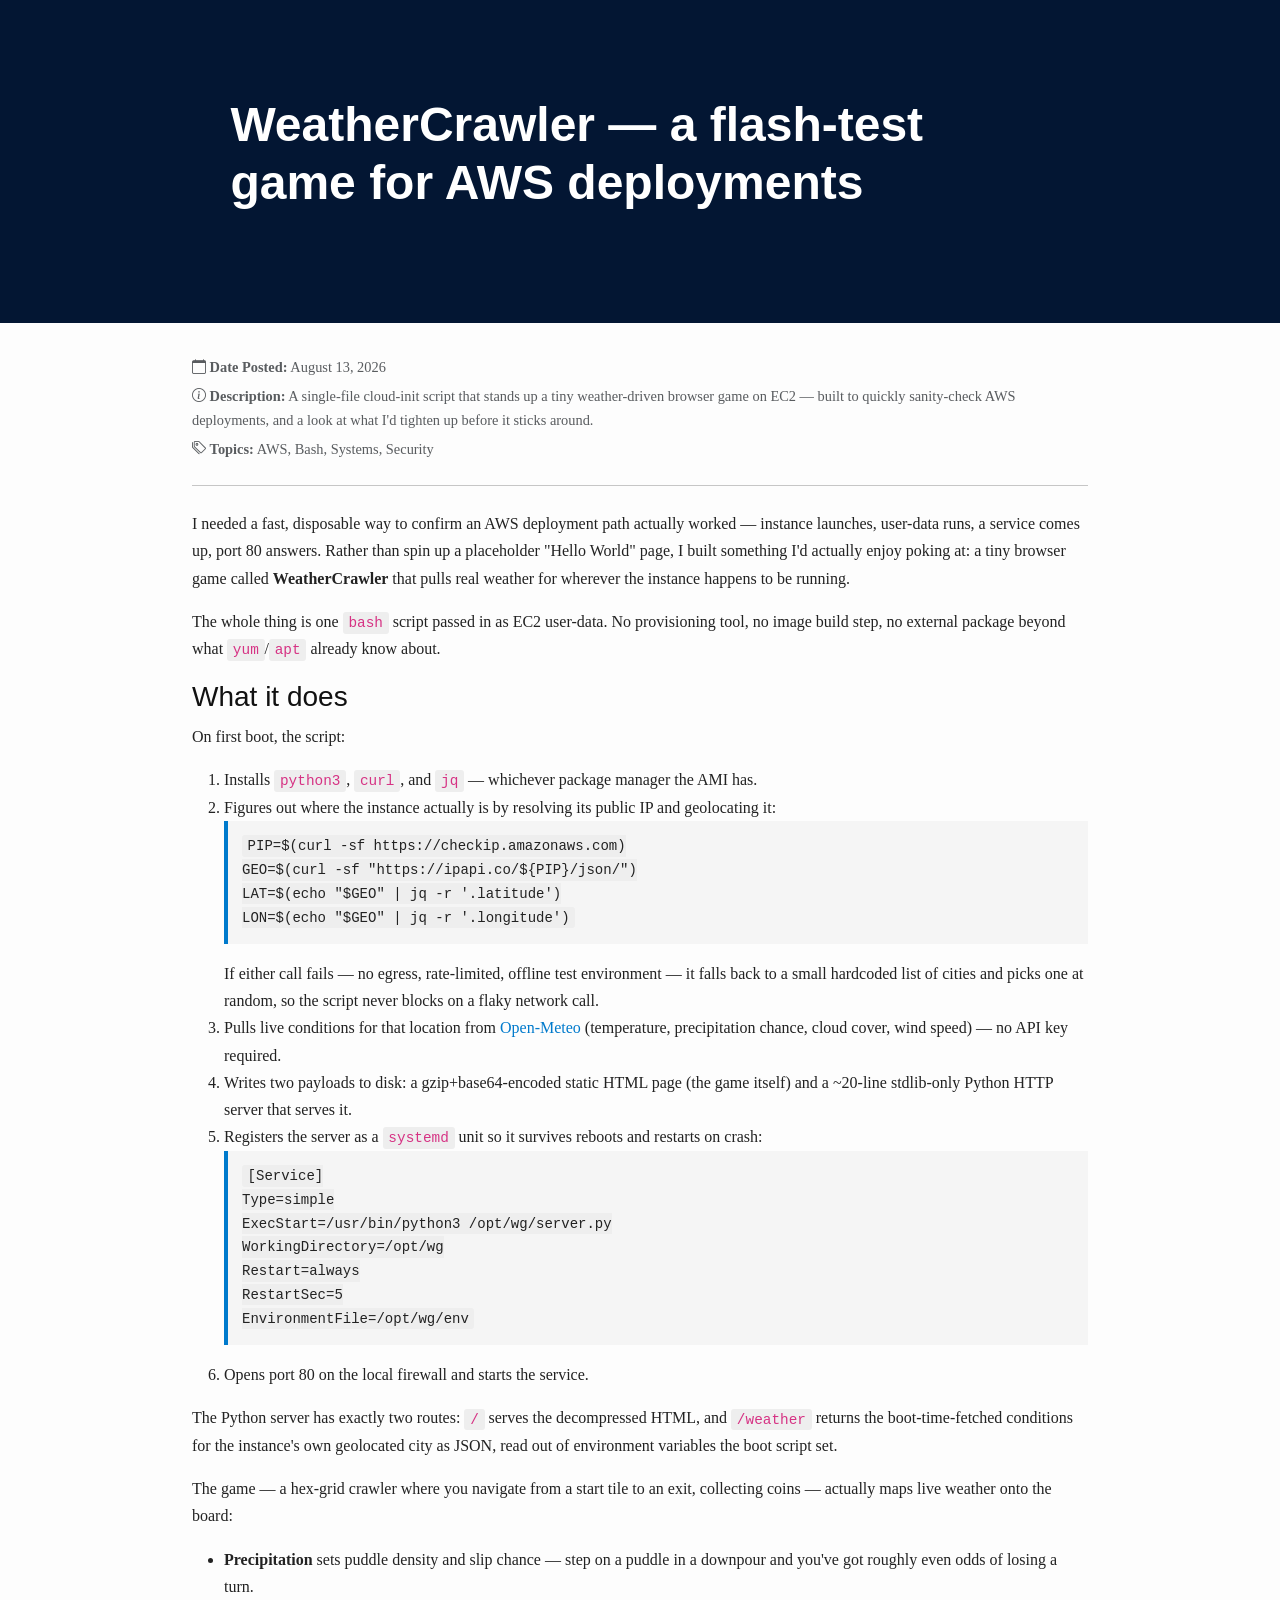
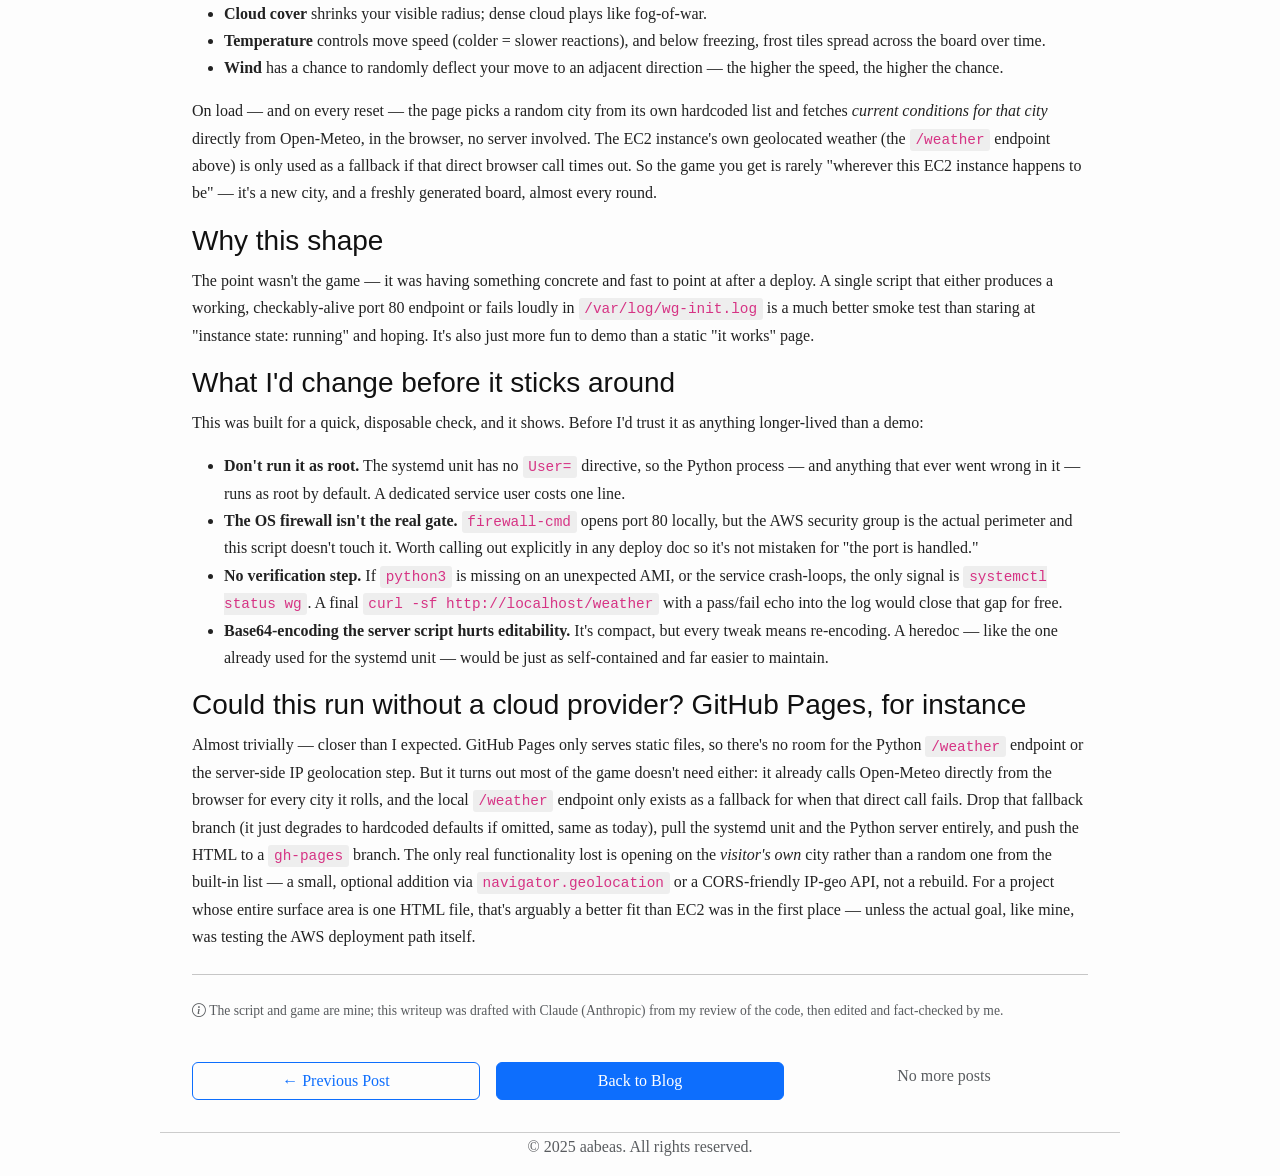
<file: posts/weathercrawler-aws-flash-page.html>
<!DOCTYPE html>
<html lang="en">
  <head>
    <meta charset="UTF-8" />
    <title>
      WeatherCrawler — a flash-test game for AWS deployments
    </title>
    <link
      href="https://cdn.jsdelivr.net/npm/bootstrap@5.3.3/dist/css/bootstrap.min.css"
      rel="stylesheet"
      integrity="sha384-QWTKZyjpPEjISv5WaRU9OFeRpok6YctnYmDr5pNlyT2bRjXh0JMhjY6hW+ALEwIH"
      crossorigin="anonymous"
    />
    <link
      href="https://cdn.jsdelivr.net/npm/bootstrap-icons/font/bootstrap-icons.css"
      rel="stylesheet"
    />
    <link rel="stylesheet" href="../assets/css/post.css" />
  </head>
  <body>
    <div class="banner-title px-4 py-5">
      <div class="py-5" style="max-width: 64vw; margin: auto">
        <h1 class="display-5 fw-bold text-white mb-3">
          WeatherCrawler — a flash-test game for AWS deployments
        </h1>
      </div>
    </div>
    <article>
      <!-- Post Info Section -->
      <div class="post-info mb-4">
        <p class="text-muted mb-1">
          <i class="bi bi-calendar"></i> <strong>Date Posted:</strong> August
          13, 2026
        </p>
        <p class="text-muted mb-1">
          <i class="bi bi-info-circle"></i> <strong>Description:</strong> A
          single-file cloud-init script that stands up a tiny weather-driven
          browser game on EC2 — built to quickly sanity-check AWS deployments,
          and a look at what I'd tighten up before it sticks around.
        </p>
        <p class="text-muted">
          <i class="bi bi-tags"></i> <strong>Topics:</strong> AWS, Bash,
          Systems, Security
        </p>
      </div>
      <hr class="my-4" />
      <!-- Post Content -->
      <p>
        I needed a fast, disposable way to confirm an AWS deployment path
        actually worked — instance launches, user-data runs, a service comes
        up, port 80 answers. Rather than spin up a placeholder
        "Hello World" page, I built something I'd actually enjoy poking at: a
        tiny browser game called <strong>WeatherCrawler</strong> that pulls
        real weather for wherever the instance happens to be running.
      </p>
      <p>
        The whole thing is one <code>bash</code> script passed in as EC2
        user-data. No provisioning tool, no image build step, no external
        package beyond what <code>yum</code>/<code>apt</code> already know
        about.
      </p>

      <h3>What it does</h3>
      <p>On first boot, the script:</p>
      <ol>
        <li>
          Installs <code>python3</code>, <code>curl</code>, and
          <code>jq</code> — whichever package manager the AMI has.
        </li>
        <li>
          Figures out where the instance actually is by resolving its public
          IP and geolocating it:
          <pre><code>PIP=$(curl -sf https://checkip.amazonaws.com)
GEO=$(curl -sf "https://ipapi.co/${PIP}/json/")
LAT=$(echo "$GEO" | jq -r '.latitude')
LON=$(echo "$GEO" | jq -r '.longitude')</code></pre>
          If either call fails — no egress, rate-limited, offline test
          environment — it falls back to a small hardcoded list of cities and
          picks one at random, so the script never blocks on a flaky network
          call.
        </li>
        <li>
          Pulls live conditions for that location from
          <a href="https://open-meteo.com/" target="_blank" rel="noopener"
            >Open-Meteo</a
          >
          (temperature, precipitation chance, cloud cover, wind speed) — no
          API key required.
        </li>
        <li>
          Writes two payloads to disk: a gzip+base64-encoded static HTML page
          (the game itself) and a ~20-line stdlib-only Python HTTP server
          that serves it.
        </li>
        <li>
          Registers the server as a <code>systemd</code> unit so it survives
          reboots and restarts on crash:
          <pre><code>[Service]
Type=simple
ExecStart=/usr/bin/python3 /opt/wg/server.py
WorkingDirectory=/opt/wg
Restart=always
RestartSec=5
EnvironmentFile=/opt/wg/env</code></pre>
        </li>
        <li>Opens port 80 on the local firewall and starts the service.</li>
      </ol>
      <p>
        The Python server has exactly two routes: <code>/</code> serves the
        decompressed HTML, and <code>/weather</code> returns the
        boot-time-fetched conditions for the instance's own geolocated city as
        JSON, read out of environment variables the boot script set.
      </p>
      <p>
        The game — a hex-grid crawler where you navigate from a start tile
        to an exit, collecting coins — actually maps live weather onto the
        board:
      </p>
      <ul>
        <li>
          <strong>Precipitation</strong> sets puddle density and slip chance
          — step on a puddle in a downpour and you've got roughly even odds
          of losing a turn.
        </li>
        <li>
          <strong>Cloud cover</strong> shrinks your visible radius; dense
          cloud plays like fog-of-war.
        </li>
        <li>
          <strong>Temperature</strong> controls move speed (colder = slower
          reactions), and below freezing, frost tiles spread across the board
          over time.
        </li>
        <li>
          <strong>Wind</strong> has a chance to randomly deflect your move to
          an adjacent direction — the higher the speed, the higher the
          chance.
        </li>
      </ul>
      <p>
        On load — and on every reset — the page picks a random city from its
        own hardcoded list and fetches <em>current conditions for that
        city</em> directly from Open-Meteo, in the browser, no server
        involved. The EC2 instance's own geolocated weather (the
        <code>/weather</code> endpoint above) is only used as a fallback if
        that direct browser call times out. So the game you get is rarely
        "wherever this EC2 instance happens to be" — it's a new city, and a
        freshly generated board, almost every round.
      </p>

      <h3>Why this shape</h3>
      <p>
        The point wasn't the game — it was having something concrete and
        fast to point at after a deploy. A single script that either produces
        a working, checkably-alive port 80 endpoint or fails loudly in
        <code>/var/log/wg-init.log</code> is a much better smoke test than
        staring at "instance state: running" and hoping. It's also just more
        fun to demo than a static "it works" page.
      </p>

      <h3>What I'd change before it sticks around</h3>
      <p>
        This was built for a quick, disposable check, and it shows. Before
        I'd trust it as anything longer-lived than a demo:
      </p>
      <ul>
        <li>
          <strong>Don't run it as root.</strong> The systemd unit has no
          <code>User=</code> directive, so the Python process — and anything
          that ever went wrong in it — runs as root by default. A dedicated
          service user costs one line.
        </li>
        <li>
          <strong>The OS firewall isn't the real gate.</strong>
          <code>firewall-cmd</code> opens port 80 locally, but the AWS
          security group is the actual perimeter and this script doesn't
          touch it. Worth calling out explicitly in any deploy doc so it's
          not mistaken for "the port is handled."
        </li>
        <li>
          <strong>No verification step.</strong> If <code>python3</code> is
          missing on an unexpected AMI, or the service crash-loops, the only
          signal is <code>systemctl status wg</code>. A final
          <code>curl -sf http://localhost/weather</code> with a pass/fail
          echo into the log would close that gap for free.
        </li>
        <li>
          <strong>Base64-encoding the server script hurts editability.</strong>
          It's compact, but every tweak means re-encoding. A heredoc — like
          the one already used for the systemd unit — would be just as
          self-contained and far easier to maintain.
        </li>
      </ul>

      <h3>Could this run without a cloud provider? GitHub Pages, for instance</h3>
      <p>
        Almost trivially — closer than I expected. GitHub Pages only serves
        static files, so there's no room for the Python
        <code>/weather</code> endpoint or the server-side IP geolocation
        step. But it turns out most of the game doesn't need either: it
        already calls Open-Meteo directly from the browser for every city it
        rolls, and the local <code>/weather</code> endpoint only exists as a
        fallback for when that direct call fails. Drop that fallback branch
        (it just degrades to hardcoded defaults if omitted, same as today),
        pull the systemd unit and the Python server entirely, and push the
        HTML to a <code>gh-pages</code> branch. The only real functionality
        lost is opening on the <em>visitor's own</em> city rather than a
        random one from the built-in list — a small, optional addition via
        <code>navigator.geolocation</code> or a CORS-friendly IP-geo API, not
        a rebuild. For a project whose entire surface area is one HTML file,
        that's arguably a better fit than EC2 was in the first place —
        unless the actual goal, like mine, was testing the AWS deployment
        path itself.
      </p>

      <hr class="my-4" />
      <p class="text-muted" style="font-size: 0.85rem">
        <i class="bi bi-info-circle"></i> The script and game are mine; this
        writeup was drafted with Claude (Anthropic) from my review of the
        code, then edited and fact-checked by me.
      </p>

      <div class="row row-cols-1 row-cols-md-3 g-3 mt-4">
        <!-- Previous Post -->
        <div class="col text-center">
          <a
            href="working-with-ai-ephemeral.html"
            class="btn btn-outline-primary w-100"
          >
            &larr; Previous Post
          </a>
        </div>

        <!-- Back to Blog -->
        <div class="col text-center">
          <a href="../blog.html" class="btn btn-primary w-100">
            Back to Blog
          </a>
        </div>

        <!-- No Next Post -->
        <div class="col text-center">
          <span class="text-muted">No more posts</span>
        </div>
      </div>
    </article>
    <footer>
      <p class="text-center text-body-secondary">
        &copy; 2025 aabeas. All rights reserved.
      </p>
    </footer>
    <script
      src="https://cdn.jsdelivr.net/npm/bootstrap@5.3.3/dist/js/bootstrap.bundle.min.js"
      integrity="sha384-YvpcrYf0tY3lHB60NNkmXc5s9fDVZLESaAA55NDzOxhy9GkcIdslK1eN7N6jIeHz"
      crossorigin="anonymous"
    ></script>
  </body>
</html>
</file>
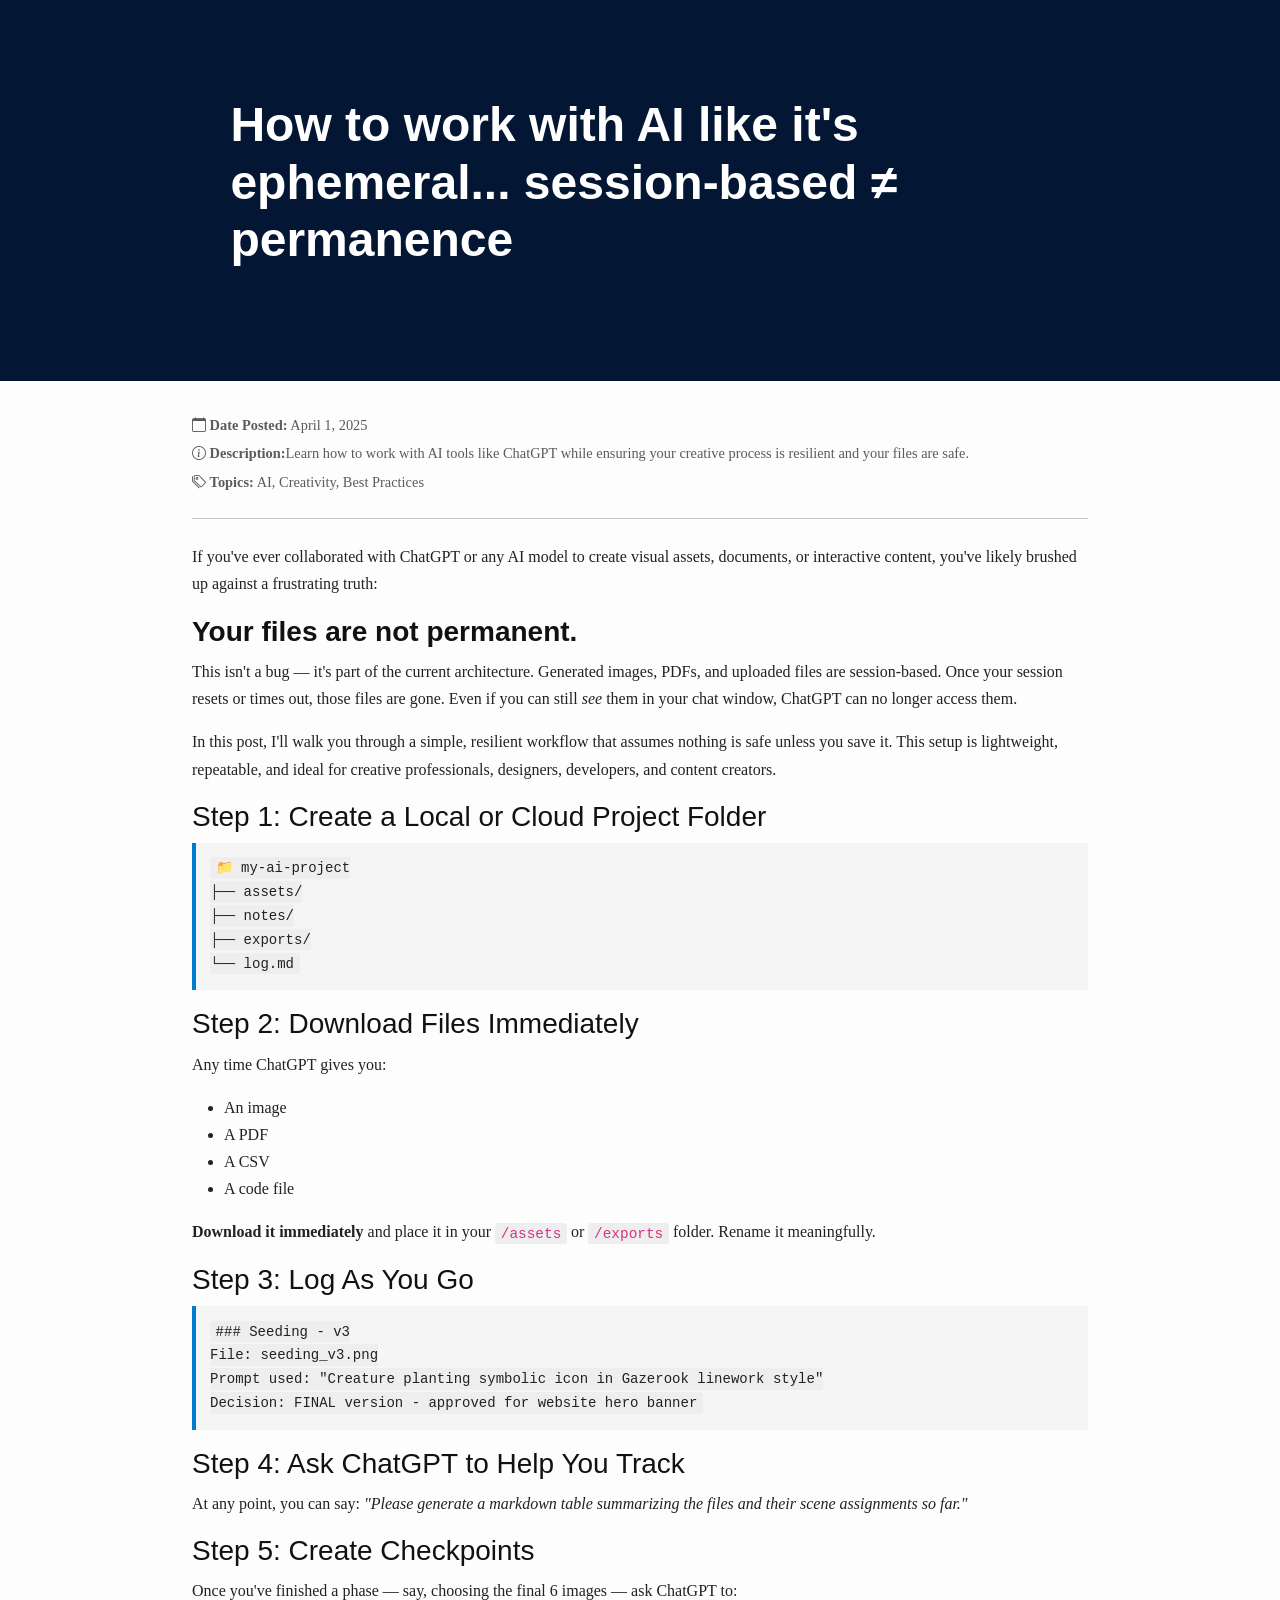
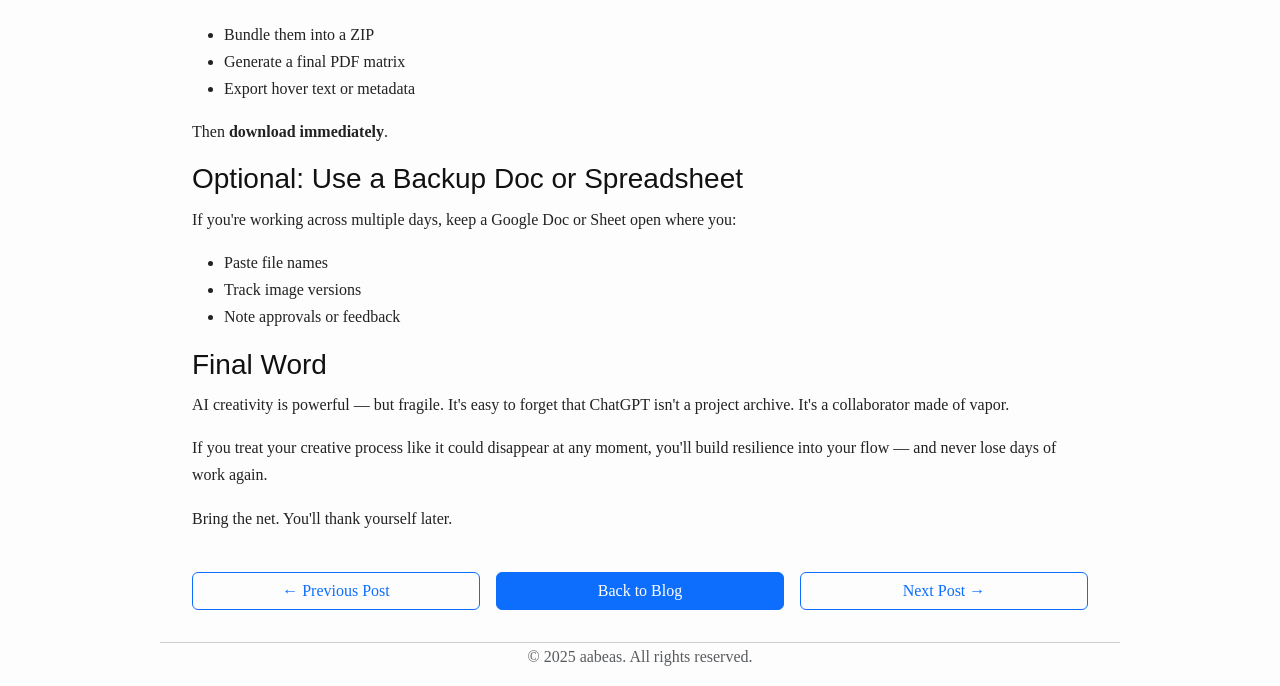
<file: posts/working-with-ai-ephemeral.html>
<!DOCTYPE html>
<html lang="en">
  <head>
    <meta charset="UTF-8" />
    <title>
      How to work with AI like it's ephemeral... session-based ≠ permanence
    </title>
    <link
      href="https://cdn.jsdelivr.net/npm/bootstrap@5.3.3/dist/css/bootstrap.min.css"
      rel="stylesheet"
      integrity="sha384-QWTKZyjpPEjISv5WaRU9OFeRpok6YctnYmDr5pNlyT2bRjXh0JMhjY6hW+ALEwIH"
      crossorigin="anonymous"
    />
    <link
      href="https://cdn.jsdelivr.net/npm/bootstrap-icons/font/bootstrap-icons.css"
      rel="stylesheet"
    />
    <link rel="stylesheet" href="../assets/css/post.css" />
  </head>
  <body>
    <div class="banner-title px-4 py-5">
      <div class="py-5" style="max-width: 64vw; margin: auto">
        <h1 class="display-5 fw-bold text-white mb-3">
          How to work with AI like it's ephemeral... session-based ≠ permanence
        </h1>
      </div>
    </div>
    <article>
      <!-- Post Info Section -->
      <div class="post-info mb-4">
        <p class="text-muted mb-1">
          <i class="bi bi-calendar"></i> <strong>Date Posted:</strong> April 1,
          2025
        </p>
        <p class="text-muted mb-1">
          <i class="bi bi-info-circle"></i> <strong>Description:</strong>Learn
          how to work with AI tools like ChatGPT while ensuring your creative
          process is resilient and your files are safe.
        </p>
        <p class="text-muted">
          <i class="bi bi-tags"></i> <strong>Topics:</strong> AI, Creativity,
          Best Practices
        </p>
      </div>
      <hr class="my-4" />
      <!-- Post Content -->
      <p>
        If you've ever collaborated with ChatGPT or any AI model to create
        visual assets, documents, or interactive content, you've likely brushed
        up against a frustrating truth:
      </p>
      <h3><strong>Your files are not permanent.</strong></h3>
      <p>
        This isn't a bug — it's part of the current architecture. Generated
        images, PDFs, and uploaded files are session-based. Once your session
        resets or times out, those files are gone. Even if you can still
        <em>see</em> them in your chat window, ChatGPT can no longer access
        them.
      </p>
      <p>
        In this post, I'll walk you through a simple, resilient workflow that
        assumes nothing is safe unless you save it. This setup is lightweight,
        repeatable, and ideal for creative professionals, designers, developers,
        and content creators.
      </p>
      <h3>Step 1: Create a Local or Cloud Project Folder</h3>
      <pre><code>📁 my-ai-project
├── assets/
├── notes/
├── exports/
└── log.md
</code></pre>
      <h3>Step 2: Download Files Immediately</h3>
      <p>Any time ChatGPT gives you:</p>
      <ul>
        <li>An image</li>
        <li>A PDF</li>
        <li>A CSV</li>
        <li>A code file</li>
      </ul>
      <p>
        <strong>Download it immediately</strong> and place it in your
        <code>/assets</code> or <code>/exports</code> folder. Rename it
        meaningfully.
      </p>
      <h3>Step 3: Log As You Go</h3>
      <pre><code>### Seeding - v3
File: seeding_v3.png
Prompt used: "Creature planting symbolic icon in Gazerook linework style"
Decision: FINAL version - approved for website hero banner
</code></pre>
      <h3>Step 4: Ask ChatGPT to Help You Track</h3>
      <p>
        At any point, you can say:
        <em
          >"Please generate a markdown table summarizing the files and their
          scene assignments so far."</em
        >
      </p>
      <h3>Step 5: Create Checkpoints</h3>
      <p>
        Once you've finished a phase — say, choosing the final 6 images — ask
        ChatGPT to:
      </p>
      <ul>
        <li>Bundle them into a ZIP</li>
        <li>Generate a final PDF matrix</li>
        <li>Export hover text or metadata</li>
      </ul>
      <p>Then <strong>download immediately</strong>.</p>
      <h3>Optional: Use a Backup Doc or Spreadsheet</h3>
      <p>
        If you're working across multiple days, keep a Google Doc or Sheet open
        where you:
      </p>
      <ul>
        <li>Paste file names</li>
        <li>Track image versions</li>
        <li>Note approvals or feedback</li>
      </ul>
      <h3>Final Word</h3>
      <p>
        AI creativity is powerful — but fragile. It's easy to forget that
        ChatGPT isn't a project archive. It's a collaborator made of vapor.
      </p>
      <p>
        If you treat your creative process like it could disappear at any
        moment, you'll build resilience into your flow — and never lose days of
        work again.
      </p>
      <p>Bring the net. You'll thank yourself later.</p>
      <div class="row row-cols-1 row-cols-md-3 g-3 mt-4">
        <!-- Previous Post -->
        <div class="col text-center">
          <a href="ai-forgets.html" class="btn btn-outline-primary w-100">
            &larr; Previous Post
          </a>
        </div>

        <!-- Back to Blog -->
        <div class="col text-center">
          <a href="../blog.html" class="btn btn-primary w-100">
            Back to Blog
          </a>
        </div>

        <!-- Next Post -->
        <div class="col text-center">
          <a
            href="weathercrawler-aws-flash-page.html"
            class="btn btn-outline-primary w-100"
          >
            Next Post &rarr;
          </a>
        </div>
      </div>
    </article>
    <footer>
      <p class="text-center text-body-secondary">
        &copy; 2025 aabeas. All rights reserved.
      </p>
    </footer>
    <script
      src="https://cdn.jsdelivr.net/npm/bootstrap@5.3.3/dist/js/bootstrap.bundle.min.js"
      integrity="sha384-YvpcrYf0tY3lHB60NNkmXc5s9fDVZLESaAA55NDzOxhy9GkcIdslK1eN7N6jIeHz"
      crossorigin="anonymous"
    ></script>
  </body>
</html>
</file>
<file: assets/css/custom.css>
/* Base styles */
body {
    background-color: #ffffff;
    font-family: "Arial Black", Helvetica, sans-serif;
    font-size: 1rem;
    color: black;
    line-height: 1.6;
    letter-spacing: 0.02em;
}

a {
    color: #007bff;
    text-decoration: none;
}

a:hover {
    text-decoration: underline;
}

.text-center {
    text-align: center;
}

.mt-4 {
    margin-top: 1rem;
}

.mb-4 {
    margin-bottom: 1rem;
}

.truncate-fixed {
    height: 4.5rem; /* Adjust height as needed */
    overflow: hidden;
    text-overflow: ellipsis;
}

/* Navbar styles */
.navbar {
    margin-top: 15px;
    background-color: #ffffff;
    border-radius: 5px;
}

.navbar-brand {
    font-weight: 100;
    font-size: 2rem;
    vertical-align: text-top;
}

p {
    font-family: "Arial", Helvetica, sans-serif;
    /*font-weight: lighter;*/
    font-size: .75rem;
}

.p-responsive-home {
    padding-left: 24px;
    padding-right: 24px;
}

/* Responsive styles for medium screens (544px and above) */
@media (min-width: 544px) {
    .p-responsive-home {
        padding-left: 40px;
        padding-right: 40px;
    }
}

/* Responsive styles for medium screens (768px and above) */
@media (min-width: 768px) {
    .ml-md-n4 {
        margin-left: calc(var(--base-size-24, 24px) * -1);
    }

    .py-md-9 {
        padding-bottom: var(--base-size-80, 80px);
        padding-top: var(--base-size-80, 80px);
    }

    .h3-dgn {
        font-size: 40px;
        line-height: 44px;
    }

    .f3-dsg {
        font-size: 20px;
        line-height: 28px;
    }

    .mb-md-4 {
        margin-bottom: var(--base-size-24, 24px);
    }
}

.h3-dgn {
    font-size: 28px;
    font-weight: 800;
    line-height: 32px;
}

/* Responsive styles for medium screens (1012px and above) */
@media (min-width: 1012px) {
    .h3-dgn {
        font-size: 48px;
        letter-spacing: -0.03em;
        line-height: 52px;
    }
}

/* Blog Styles */
.card:hover {
    box-shadow: 0 4px 8px rgba(0, 0, 0, 0.2);
    transform: translateY(-5px);
    transition: all 0.3s ease;
}
.blog-list {
    display: grid;
    grid-template-columns: repeat(auto-fit, minmax(300px, 1fr));
    gap: 1rem;
}

.blog-card {
    border: 1px solid #ddd;
    border-radius: 5px;
    padding: 1rem;
    background-color: #f9f9f9;
}

.blog-card h2 {
    margin-top: 0;
}

.blog-card a {
    text-decoration: none;
    color: #007bff;
}

.blog-card a:hover {
    text-decoration: underline;
}
</file>
<file: assets/css/post.css>
body {
    font-family: Georgia, serif;
    background: #fdfdfd;
    margin: 0;
    line-height: 1.7;
}

h1,
h2,
h3 {
    font-family: 'Helvetica Neue', Helvetica, Arial, sans-serif;
    color: #111;
    line-height: 1.3;
}

.banner-title {
    background-color: #031633;
    max-width: auto;
    padding: 0;
    width: auto;
}

.py-5 .banner-title {
    max-width: 58vw;
    margin: auto 10px;
}

a {
    color: #007acc;
    text-decoration: none;
}

a:hover {
    text-decoration: underline;
}

code {
    background: #eee;
    padding: 0.2em 0.4em;
    font-size: 90%;
    border-radius: 3px;
}

pre {
    background: #f5f5f5;
    padding: 1em;
    overflow-x: auto;
    border-left: 4px solid #007acc;
}

article {
    color: #222;
    padding-bottom: 4rem;
    border-bottom: 1px solid #ccc;
    padding: 2rem;
    max-width: 60pc;
    width: 80%;
    margin-left: auto;
    margin-right: auto;
}

.post-info p {
    font-size: 0.9rem;
}

.post-info strong {
    font-weight: 600;
}
</file>
